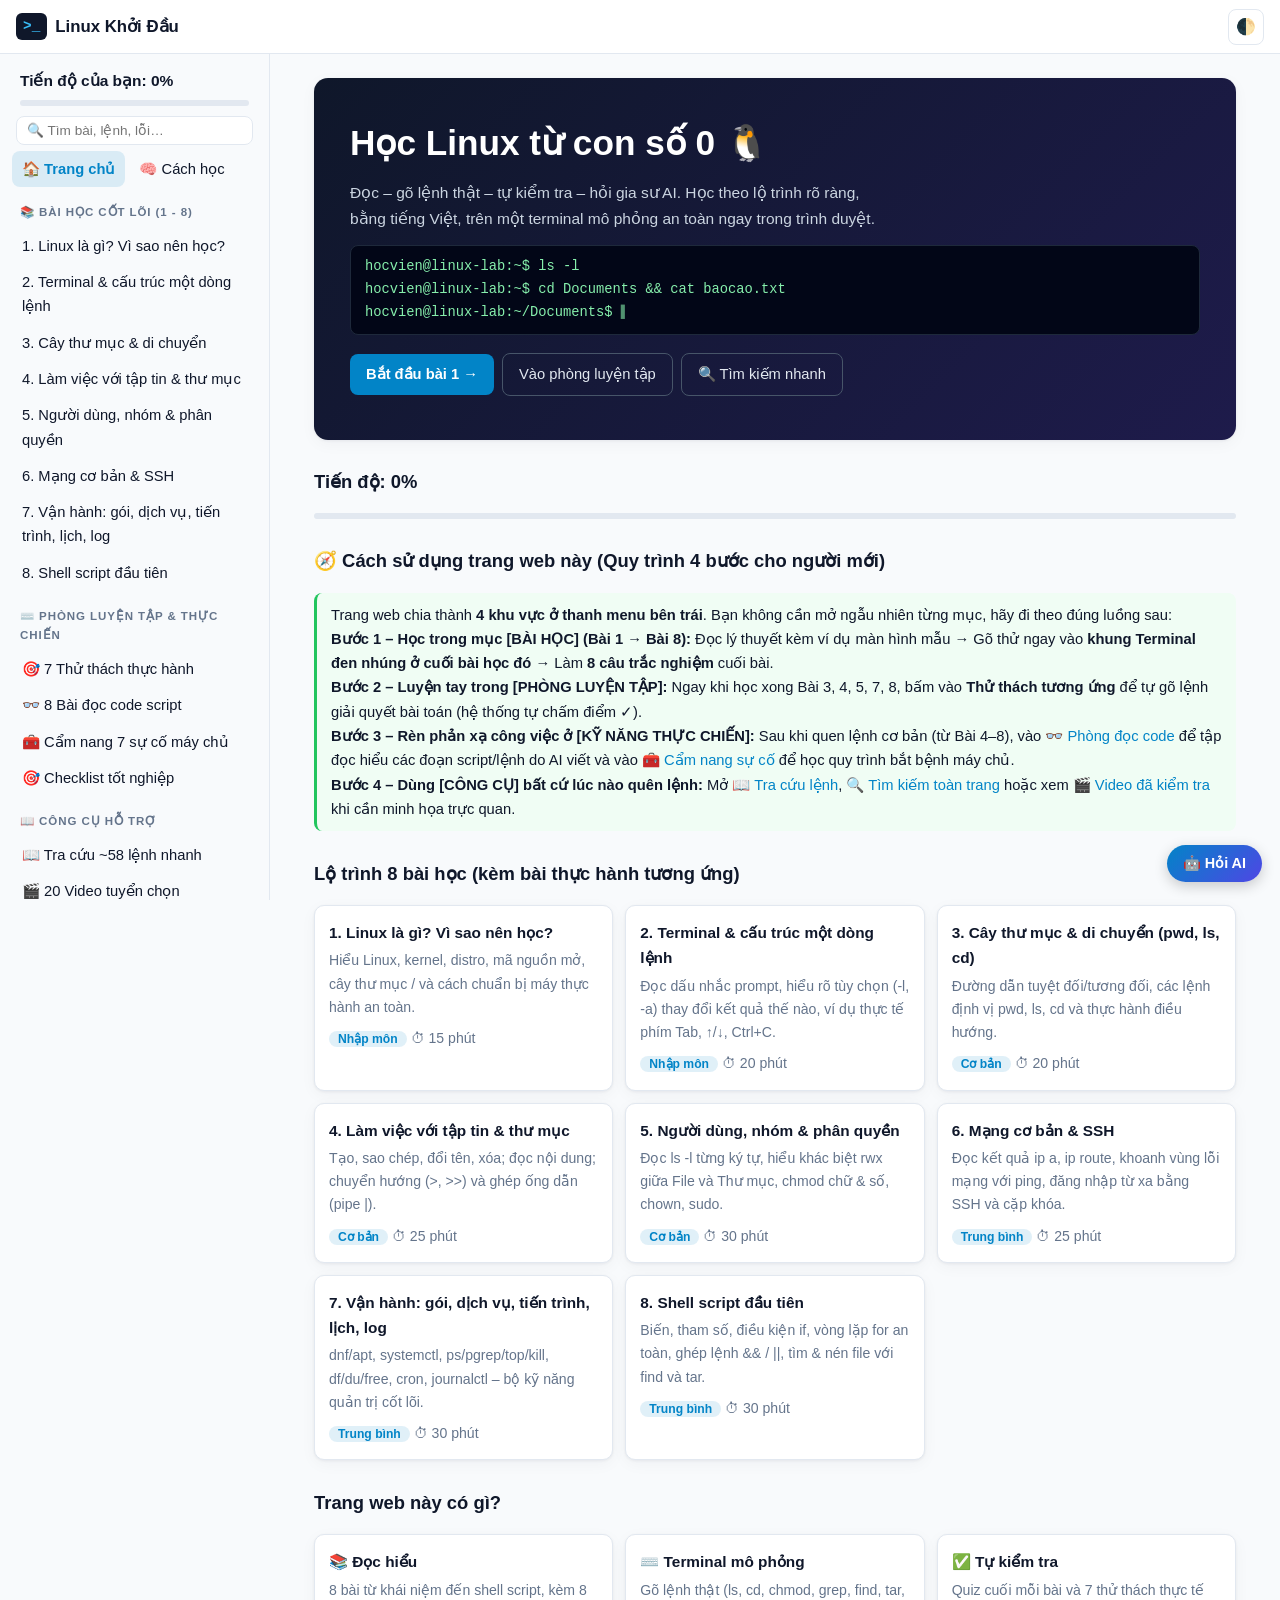
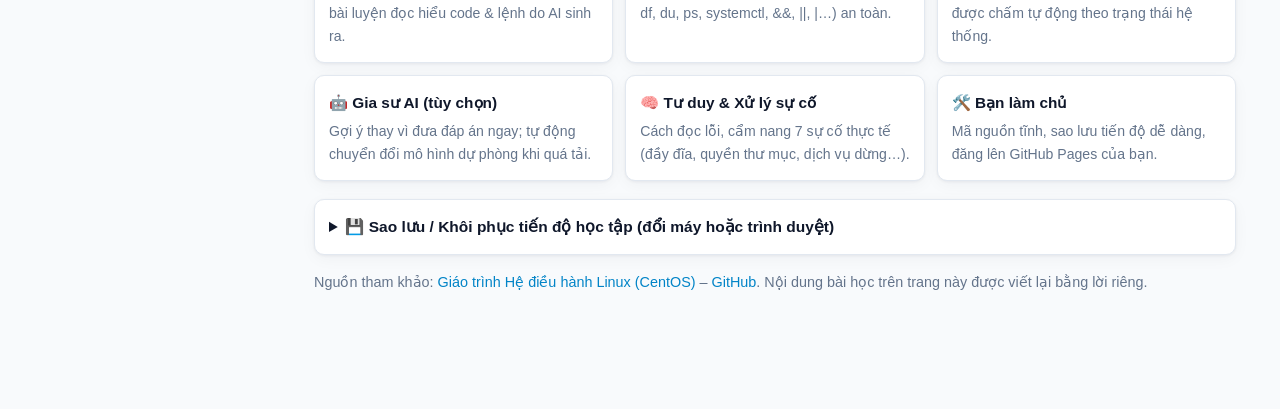
<file: index.html>
<!doctype html>
<html lang="vi">
<head>
  <meta charset="utf-8">
  <meta name="viewport" content="width=device-width, initial-scale=1">
  <title>Linux Khởi Đầu – Học Linux cho người mới</title>
  <meta name="description" content="Học Linux từ con số 0: bài học tiếng Việt, terminal giả lập an toàn, thử thách tự chấm, trợ lý AI tùy chọn.">
  <link rel="icon" href="data:image/svg+xml,%3Csvg xmlns='http://www.w3.org/2000/svg' viewBox='0 0 100 100'%3E%3Crect width='100' height='100' rx='20' fill='%230f172a'/%3E%3Cpath d='M22 30l24 20-24 20' stroke='%2322d3ee' stroke-width='9' fill='none' stroke-linecap='round' stroke-linejoin='round'/%3E%3Cpath d='M54 72h26' stroke='%2322d3ee' stroke-width='9' stroke-linecap='round'/%3E%3C/svg%3E">
  <link rel="stylesheet" href="css/style.css?v=2.2">
</head>
<body>
  <header class="topbar">
    <button id="menuBtn" class="icon-btn" aria-label="Mở menu">&#9776;</button>
    <a class="brand" href="#/"><span class="logo">&gt;_</span> Linux Khởi Đầu</a>
    <div class="spacer"></div>
    <button id="themeBtn" class="icon-btn" aria-label="Đổi giao diện sáng/tối" title="Đổi sáng/tối">&#127763;</button>
  </header>

  <div class="layout">
    <nav id="sidebar" class="sidebar" aria-label="Điều hướng"></nav>
    <main id="view" class="view" tabindex="-1"></main>
  </div>

  <button id="aiFab" class="ai-fab" title="Hỏi gia sư AI">&#129302; Hỏi AI</button>
  <aside id="aiPanel" class="ai-panel" hidden></aside>

  <script src="js/shell.js?v=2.2"></script>
  <script src="js/data.js?v=2.2"></script>
  <script src="js/lessons.js?v=2.2"></script>
  <script src="js/reading.js?v=2.2"></script>
  <script src="js/videos.js?v=2.2"></script>
  <script src="js/ai.js?v=2.2"></script>
  <script src="js/app.js?v=2.2"></script>
</body>
</html>
</file>
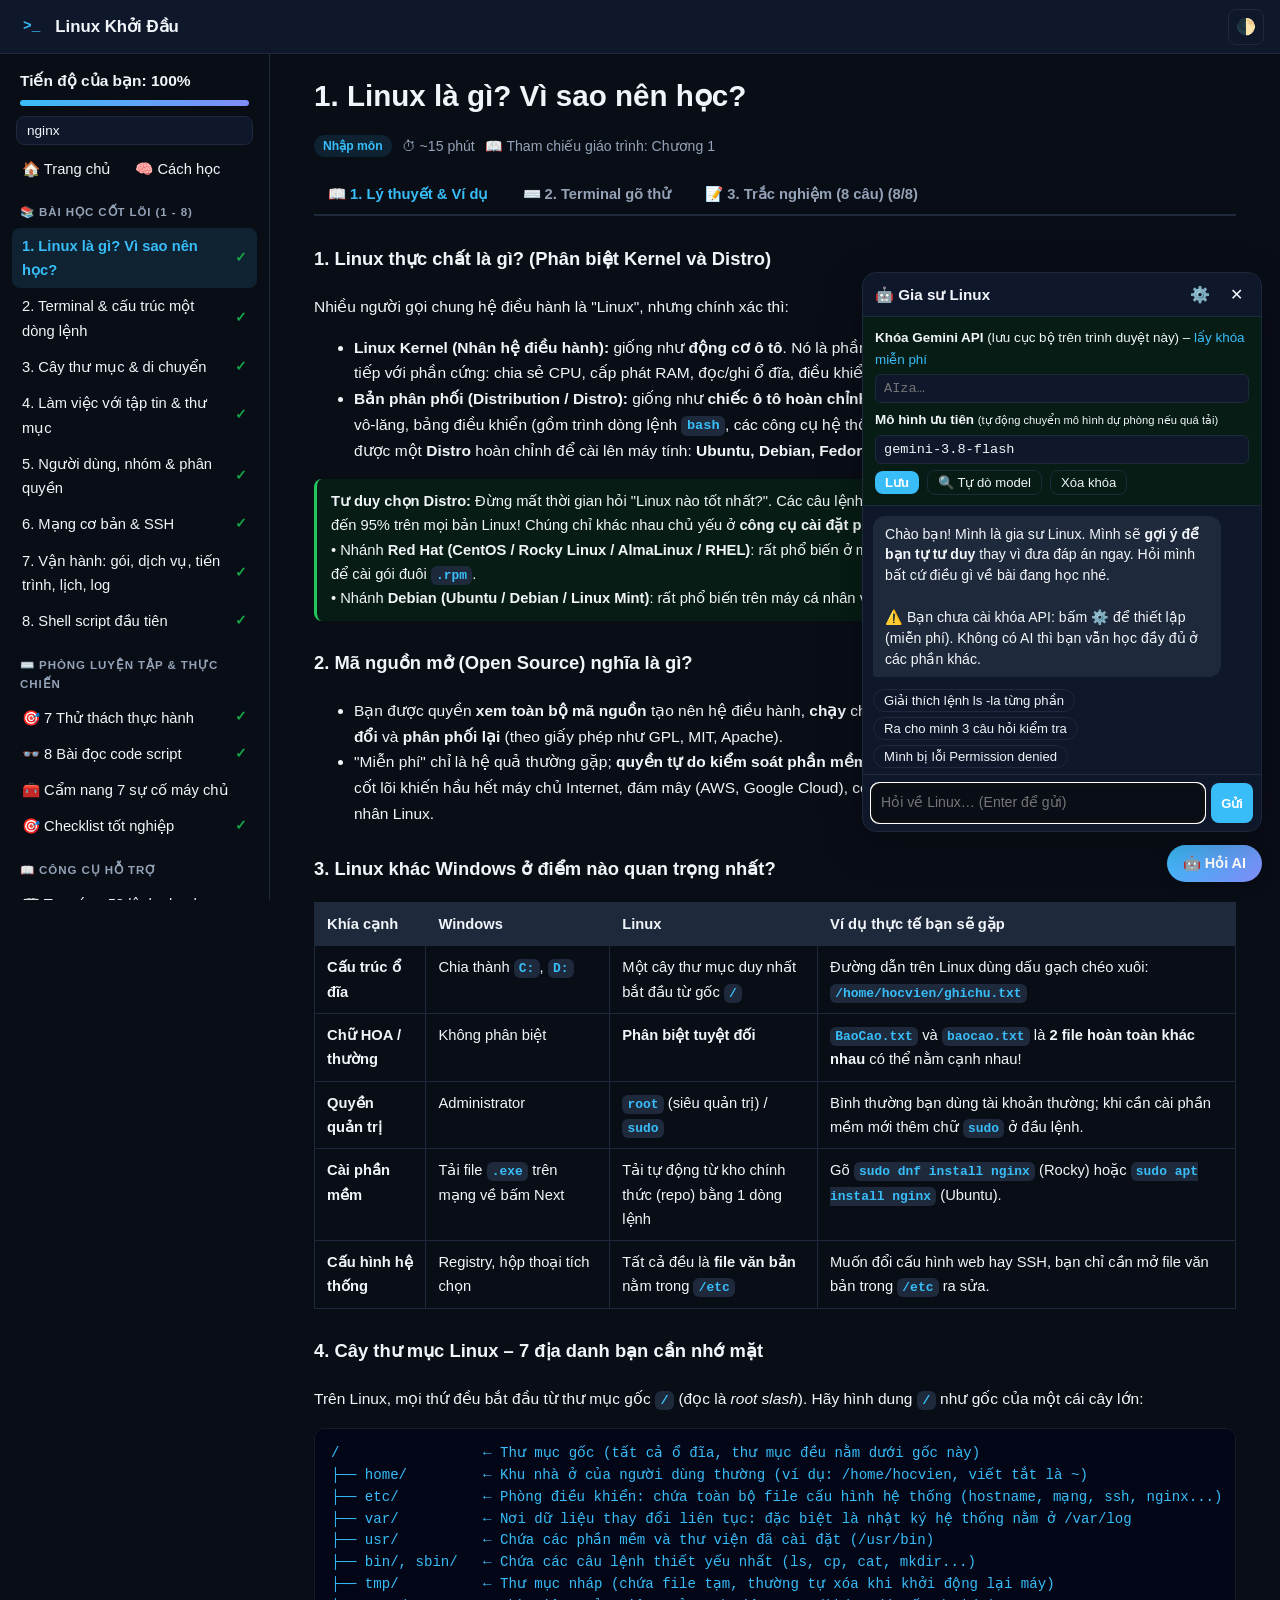
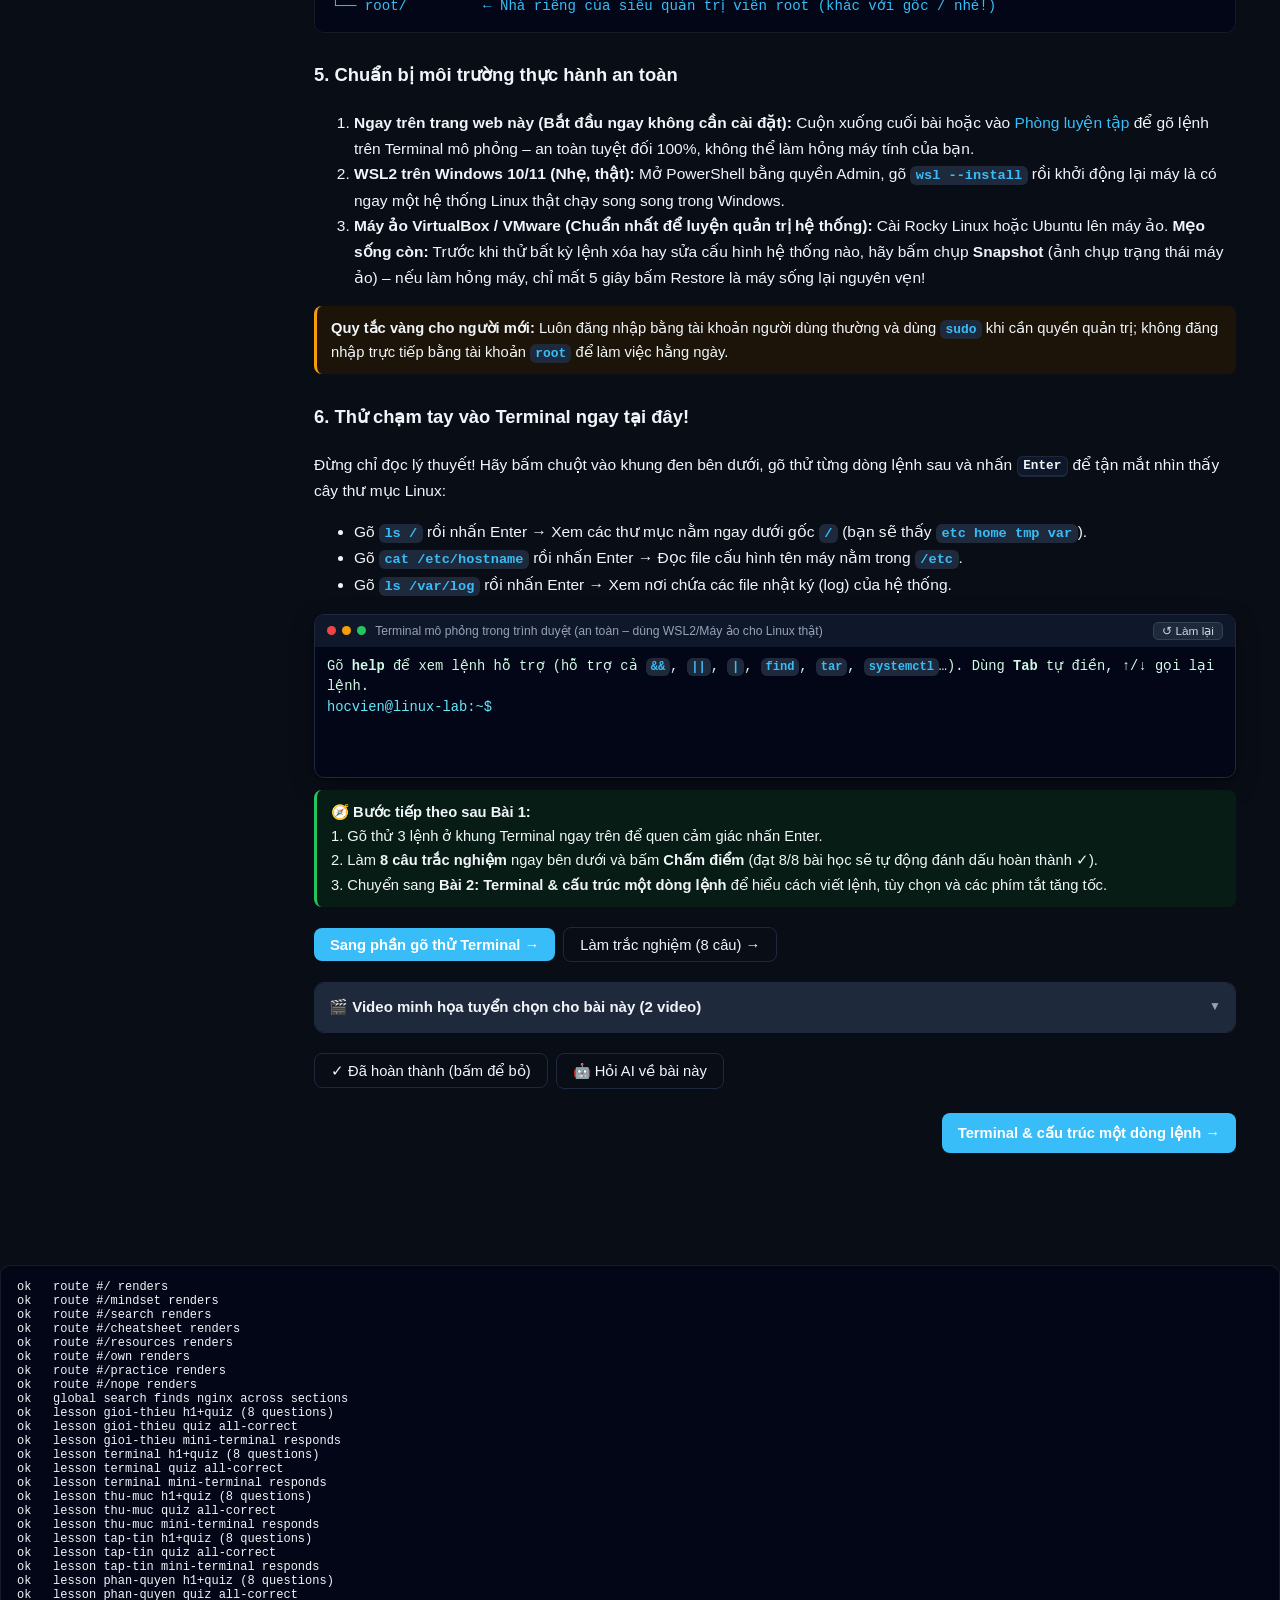
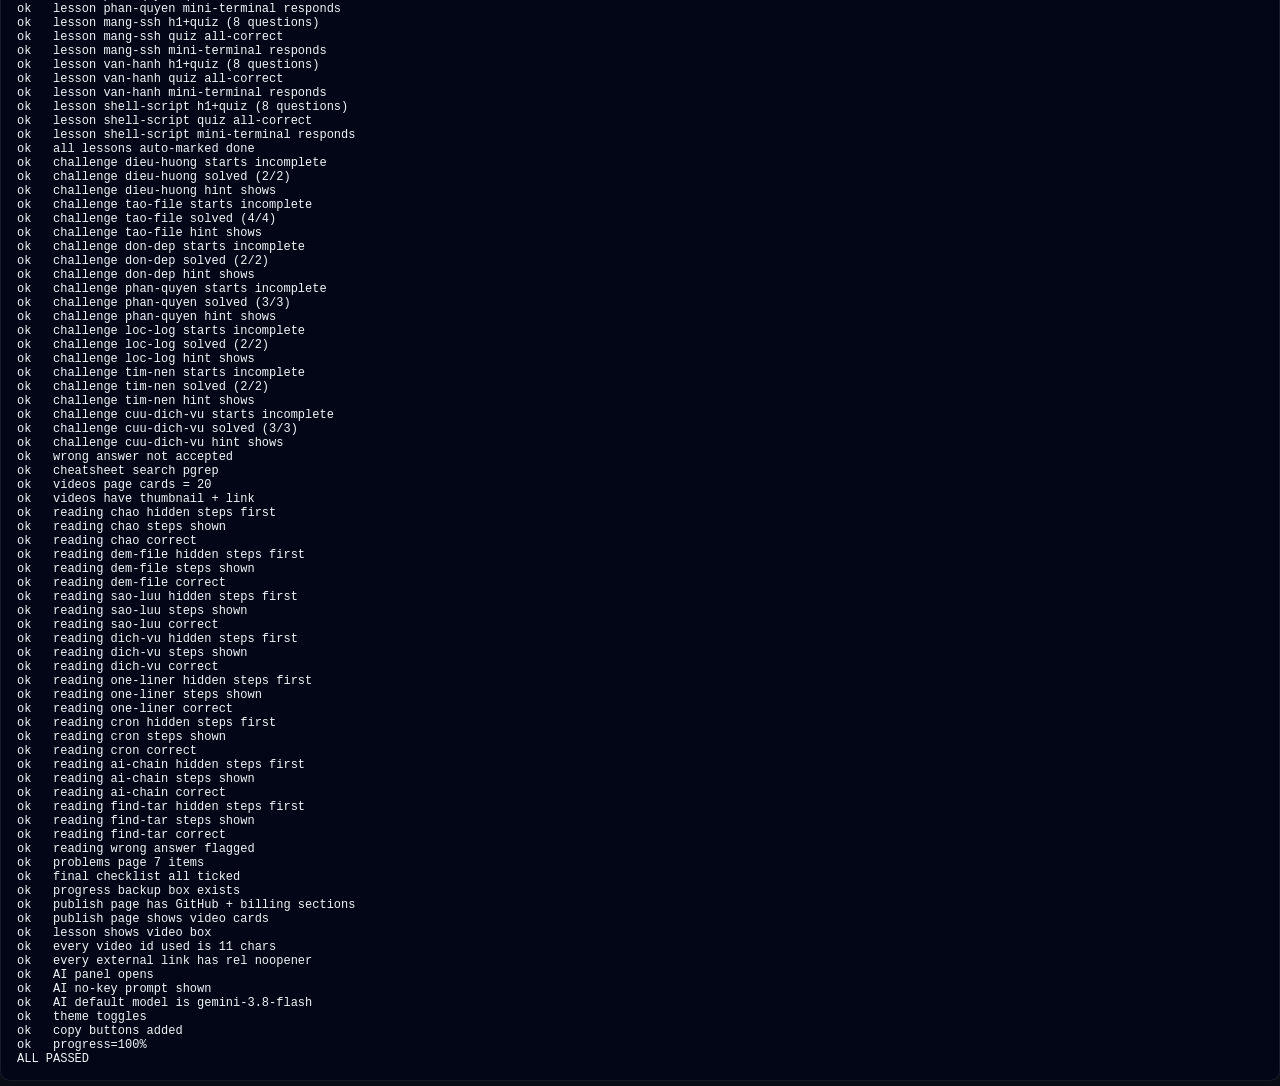
<file: tests/e2e.html>
<!doctype html>
<html lang="vi">
<head>
  <meta charset="utf-8">
  <meta name="viewport" content="width=device-width, initial-scale=1">
  <title>Linux Khởi Đầu – E2E Test</title>
  <link rel="stylesheet" href="../css/style.css">
</head>
<body>
  <header class="topbar">
    <button id="menuBtn" class="icon-btn" aria-label="Mở menu">&#9776;</button>
    <a class="brand" href="#/"><span class="logo">&gt;_</span> Linux Khởi Đầu</a>
    <div class="spacer"></div>
    <button id="themeBtn" class="icon-btn" aria-label="Đổi giao diện sáng/tối" title="Đổi sáng/tối">&#127763;</button>
  </header>

  <div class="layout">
    <nav id="sidebar" class="sidebar" aria-label="Điều hướng"></nav>
    <main id="view" class="view" tabindex="-1"></main>
  </div>

  <button id="aiFab" class="ai-fab" title="Hỏi gia sư AI">&#129302; Hỏi AI</button>
  <aside id="aiPanel" class="ai-panel" hidden></aside>

  <script src="../js/shell.js"></script>
  <script src="../js/data.js"></script>
  <script src="../js/lessons.js"></script>
  <script src="../js/reading.js"></script>
  <script src="../js/videos.js"></script>
  <script src="../js/ai.js"></script>
  <script src="../js/app.js"></script>
<pre id="rep" style="font:12px monospace"></pre>
<script>
var REP = document.getElementById('rep'); function L(s){ REP.textContent += s + '\n'; }
window.onerror = function(m, s, l, c){ L('JS ERROR: ' + m + ' @' + (s||'').split('/').pop() + ':' + l); };
function go(h){ location.hash = h; window.dispatchEvent(new Event('hashchange')); }
function typeCmd(c){ var i = document.querySelector('.term-line input'); i.value = c; i.dispatchEvent(new KeyboardEvent('keydown', {key:'Enter', bubbles:true})); }
var fails = 0; function T(n, ok){ if(!ok){ fails++; L('FAIL ' + n); } else L('ok   ' + n); }
try {
  localStorage.clear();
  ['#/', '#/mindset', '#/search', '#/cheatsheet', '#/resources', '#/own', '#/practice', '#/nope'].forEach(function(h){
    go(h); T('route ' + h + ' renders', document.getElementById('view').innerText.length > 10);
  });
  // global search
  go('#/search');
  var gs = document.getElementById('gSearchInp'); gs.value = 'nginx'; gs.dispatchEvent(new Event('input'));
  T('global search finds nginx across sections', document.getElementById('gSearchOut').innerText.indexOf('nginx') >= 0);

  // lessons
  LESSONS.forEach(function(l){
    go('#/lesson/' + l.id);
    var v = document.getElementById('view');
    T('lesson ' + l.id + ' h1+quiz (8 questions)', v.querySelector('h1') && l.quiz.length >= 8 && v.querySelectorAll('.qitem').length === l.quiz.length);
    l.quiz.forEach(function(q, qi){ var r = v.querySelector('input[name=q'+qi+'][value="'+q.a+'"]'); r.checked = true; });
    document.getElementById('gradeBtn').click();
    T('lesson ' + l.id + ' quiz all-correct', progressScore(l) === l.quiz.length);
    var mt = v.querySelectorAll('.mini-term');
    if (mt.length) { typeCmd('pwd'); T('lesson ' + l.id + ' mini-terminal responds', v.querySelector('.term-body').innerText.indexOf('/home/hocvien') >= 0); }
  });
  function progressScore(l){ return JSON.parse(localStorage.getItem('lh_progress')).quiz[l.id]; }
  T('all lessons auto-marked done', LESSONS.every(function(l){ return JSON.parse(localStorage.getItem('lh_progress')).lessons[l.id]; }));
  // challenges (all 7)
  var sol = {
    'dieu-huong': ['pwd','ls','cd Documents','cat baocao.txt'],
    'tao-file': ['mkdir linux-lab','cd linux-lab','echo hello > nhatky.txt','cp nhatky.txt backup.txt','mv nhatky.txt nhatky-cu.txt'],
    'don-dep': ['rmdir rac','rm -r rac'],
    'phan-quyen': ['ls -l','chmod u+x script.sh','chmod 600 bimat.txt','chmod 700 ho-so'],
    'loc-log': ['grep ERROR log.txt > loi.txt','grep ERROR log.txt | wc -l > dem.txt'],
    'tim-nen': ['find du-an -name "*.conf" > ds-conf.txt','tar -czf backup.tar.gz du-an'],
    'cuu-dich-vu': ['systemctl status nginx','journalctl -u nginx','sudo systemctl start nginx','systemctl is-active nginx > trang-thai.txt']
  };
  CHALLENGES.forEach(function(c){
    go('#/practice/' + c.id);
    var before = document.querySelectorAll('#tasks li.ok').length;
    T('challenge ' + c.id + ' starts incomplete', before < c.tasks.length);
    sol[c.id].forEach(typeCmd);
    var ok = document.querySelectorAll('#tasks li.ok').length;
    T('challenge ' + c.id + ' solved (' + ok + '/' + c.tasks.length + ')', ok === c.tasks.length && document.querySelector('#result .success'));
    document.getElementById('hintBtn').click(); T('challenge ' + c.id + ' hint shows', document.querySelectorAll('.hint-box').length >= 1);
  });
  go('#/practice/loc-log'); typeCmd('echo wrong > dem.txt'); T('wrong answer not accepted', !document.querySelector('#result .success'));
  // cheatsheet search
  go('#/cheatsheet'); var q = document.getElementById('q'); q.value = 'pgrep'; q.dispatchEvent(new Event('input'));
  T('cheatsheet search pgrep', document.querySelectorAll('#list .cmd-card').length >= 1);
  // videos
  go('#/videos'); T('videos page cards = ' + VIDEOS.length, document.querySelectorAll('#view .vid').length === VIDEOS.length);
  T('videos have thumbnail + link', Array.prototype.every.call(document.querySelectorAll('#view .vid'), function(a){ return /youtube\.com\/watch\?v=[\w-]{11}/.test(a.href) && a.querySelector('img'); }));
  // reading (all 8)
  READING.forEach(function(r){
    go('#/reading/' + r.id);
    T('reading ' + r.id + ' hidden steps first', document.getElementById('rvBox').hidden === true);
    document.getElementById('rvBtn').click(); T('reading ' + r.id + ' steps shown', !document.getElementById('rvBox').hidden && document.querySelectorAll('#rvBox tr').length === r.steps.length + 1);
    document.querySelector('input[name=rq][value="' + r.q.a + '"]').checked = true; document.getElementById('rqBtn').click();
    T('reading ' + r.id + ' correct', JSON.parse(localStorage.getItem('lh_progress')).reading[r.id] === true);
  });
  go('#/reading/chao'); document.querySelector('input[name=rq][value="0"]').checked = true; document.getElementById('rqBtn').click(); T('reading wrong answer flagged', document.getElementById('rq').classList.contains('wrong'));
  go('#/problems'); T('problems page ' + PLAYBOOK.length + ' items', document.querySelectorAll('#view details').length === PLAYBOOK.length);
  go('#/final'); document.querySelectorAll('#fl li').forEach(function(li){ li.click(); });
  T('final checklist all ticked', /Chúc mừng/.test(document.getElementById('fm').innerText));
  T('progress backup box exists', !!document.getElementById('progBox'));
  go('#/publish'); var pv = document.getElementById('view').innerText;
  T('publish page has GitHub + billing sections', /GitHub Pages/.test(pv) && /Set up billing/.test(pv) && /API key/.test(pv));
  T('publish page shows video cards', document.querySelectorAll('#view .vid').length >= 4);
  go('#/lesson/shell-script'); T('lesson shows video box', document.querySelectorAll('#view .vid').length >= 2);
  T('every video id used is 11 chars', VIDEOS.every(function(v){ return /^[\w-]{11}$/.test(v.id); }));
  T('every external link has rel noopener', Array.prototype.every.call(document.querySelectorAll('a[target=_blank]'), function(a){ return /noopener/.test(a.rel); }));
  // AI panel
  document.getElementById('aiFab').click(); T('AI panel opens', !document.getElementById('aiPanel').hidden && document.querySelectorAll('.msg').length >= 1);
  T('AI no-key prompt shown', document.getElementById('aiSet') && !document.getElementById('aiSet').hidden);
  T('AI default model is gemini-3.8-flash', document.getElementById('mInp').value === 'gemini-3.8-flash');
  // theme
  document.getElementById('themeBtn').click(); T('theme toggles', !!document.documentElement.getAttribute('data-theme'));
  // copy buttons
  go('#/lesson/gioi-thieu'); T('copy buttons added', document.querySelectorAll('pre .copy-btn').length > 0);
  T('progress=100%', /100%/.test(document.getElementById('sidebar').innerText));
} catch (e) { L('EXCEPTION ' + e.stack); fails++; }
L(fails ? fails + ' FAILED' : 'ALL PASSED');
</script>
</body>
</html>
</file>
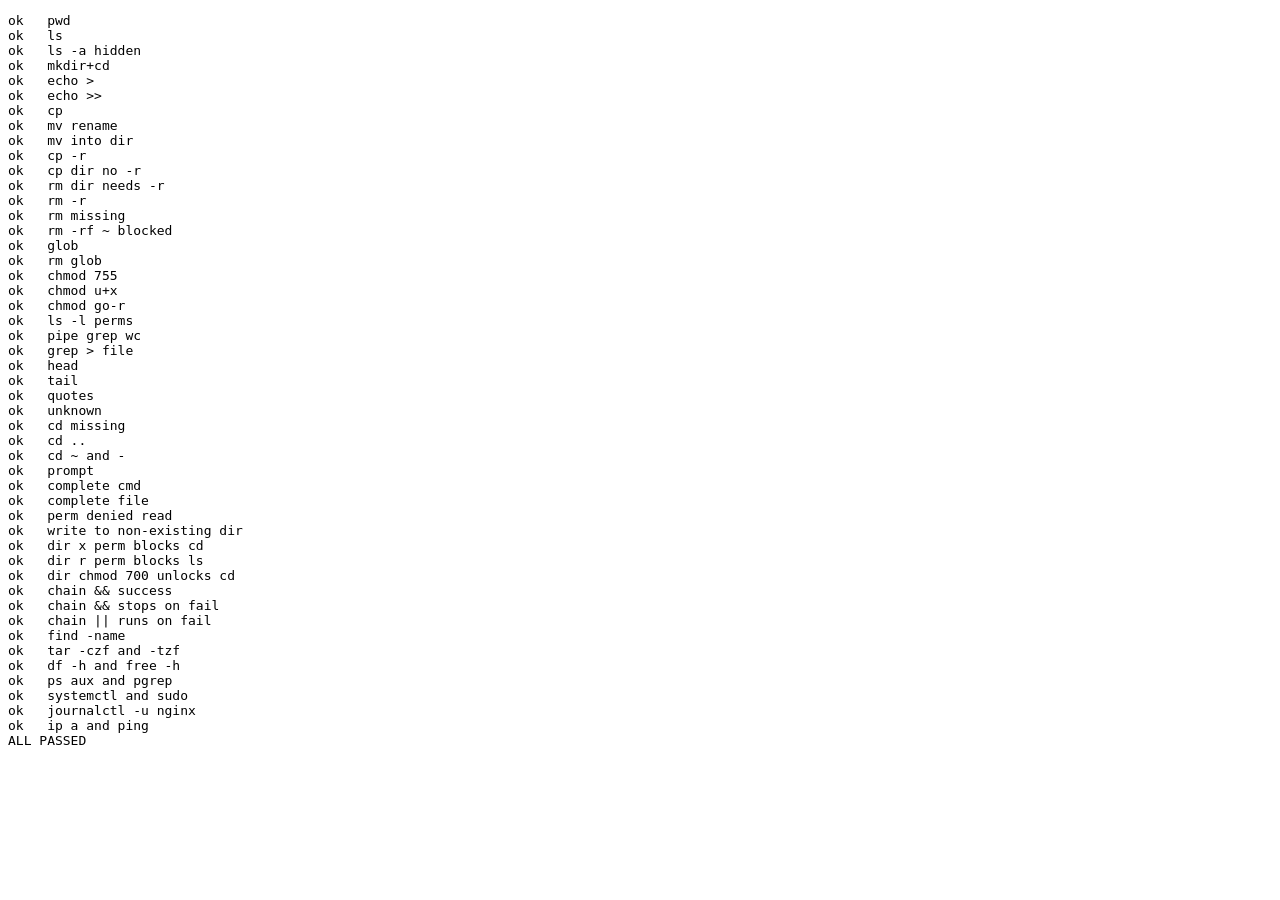
<file: tests/run.html>
<!doctype html><meta charset="utf-8"><pre id="out"></pre><script src="../js/shell.js"></script><script>
function LOG(){document.getElementById('out').textContent += Array.prototype.join.call(arguments,' ')+'\n';}
try{
const Shell = window.Shell;
let fails = 0;
function t(name, cond){ if(!cond){ fails++; LOG('FAIL', name);} else LOG('ok  ', name); }
const s = new Shell();
const r = (l)=>s.run(l);
t('pwd', r('pwd').out === '/home/hocvien\n');
t('ls', r('ls').out.includes('ghichu.txt') && !r('ls').out.includes('.cauhinh'));
t('ls -a hidden', r('ls -a').out.includes('.cauhinh'));
t('mkdir+cd', (r('mkdir linux-lab'), r('cd linux-lab'), s.cwd === '/home/hocvien/linux-lab'));
t('echo >', (r('echo hello > nhatky.txt'), s.readFile('nhatky.txt') === 'hello\n'));
t('echo >>', (r('echo world >> nhatky.txt'), s.readFile('nhatky.txt') === 'hello\nworld\n'));
t('cp', (r('cp nhatky.txt backup.txt'), s.readFile('backup.txt') === 'hello\nworld\n'));
t('mv rename', (r('mv nhatky.txt nhatky-cu.txt'), !s.exists('nhatky.txt') && s.exists('nhatky-cu.txt')));
t('mv into dir', (r('mkdir d'), r('mv backup.txt d'), s.exists('d/backup.txt')));
t('cp -r', (r('cp -r d d2'), s.exists('d2/backup.txt')));
t('cp dir no -r', r('cp d d3').err.includes('-r not specified'));
t('rm dir needs -r', r('rm d').err.includes('Is a directory'));
t('rm -r', (r('rm -r d d2'), !s.exists('d') && !s.exists('d2')));
t('rm missing', r('rm nope').err.includes('No such file'));
t('rm -rf ~ blocked', r('rm -rf ~').err.includes('dangerous') && s.exists('/home/hocvien/ghichu.txt'));
t('glob', (r('touch a1.txt a2.txt b.log'), r('ls a*.txt').out.trim() === 'a1.txt  a2.txt'));
t('rm glob', (r('rm a*.txt'), !s.exists('a1.txt')));
t('chmod 755', (r('touch x.sh'), r('chmod 755 x.sh'), s.node('x.sh').mode === 0o755));
t('chmod u+x', (r('touch y.sh'), r('chmod u+x y.sh'), s.node('y.sh').mode === 0o744));
t('chmod go-r', (r('chmod go-r y.sh'), s.node('y.sh').mode === 0o700));
t('ls -l perms', r('ls -l y.sh').out.startsWith('-rwx------'));
t('pipe grep wc', (r('echo ERROR a > l.txt'), r('echo ok >> l.txt'), r('echo ERROR b >> l.txt'), r('cat l.txt | grep ERROR | wc -l').out.trim() === '2'));
t('grep > file', (r('grep ERROR l.txt > loi.txt'), s.readFile('loi.txt') === 'ERROR a\nERROR b\n'));
t('head', r('head -n 1 l.txt').out === 'ERROR a\n');
t('tail', r('tail -n 1 l.txt').out === 'ERROR b\n');
t('quotes', (r('echo "a   b" > q.txt'), s.readFile('q.txt') === 'a   b\n'));
t('unknown', r('foo').err.includes('command not found'));
t('cd missing', r('cd zzz').err.includes('No such file'));
t('cd ..', (r('cd ..'), s.cwd === '/home/hocvien'));
t('cd ~ and -', (r('cd /tmp'), r('cd ~'), s.cwd === '/home/hocvien'));
t('prompt', s.prompt() === 'hocvien@linux-lab:~$ ');
t('complete cmd', s.complete('mkd').cands[0] === 'mkdir');
t('complete file', s.complete('cat gh').cands[0] === 'ghichu.txt');
t('perm denied read', (r('chmod 000 ghichu.txt'), r('cat ghichu.txt').err.includes('Permission denied')));
t('write to non-existing dir', r('echo a > nodir/x').err.includes('No such file'));
// New v2 tests
t('dir x perm blocks cd', (r('mkdir secret'), r('chmod 000 secret'), r('cd secret').err.includes('Permission denied')));
t('dir r perm blocks ls', r('ls secret').err.includes('Permission denied'));
t('dir chmod 700 unlocks cd', (r('chmod 700 secret'), r('cd secret'), s.cwd === '/home/hocvien/secret', r('cd ..')));
t('chain && success', (r('mkdir cdir && touch cdir/ok.txt'), s.exists('cdir/ok.txt')));
t('chain && stops on fail', (r('cd nonexist && touch cdir/bad.txt'), !s.exists('cdir/bad.txt')));
t('chain || runs on fail', r('cd nonexist || echo fallback').out.includes('fallback'));
t('find -name', r('find . -name "*.txt"').out.includes('ghichu.txt'));
t('tar -czf and -tzf', (r('tar -czf pack.tar.gz Documents'), s.exists('pack.tar.gz') && r('tar -tzf pack.tar.gz').out.includes('baocao.txt')));
t('df -h and free -h', r('df -h').out.includes('Filesystem') && r('free -h').out.includes('Mem:'));
t('ps aux and pgrep', r('ps aux').out.includes('sshd') && r('pgrep -c nginx').out.trim() === '2');
t('systemctl and sudo', r('systemctl stop nginx').err.includes('Permission denied') && (r('sudo systemctl stop nginx'), r('systemctl is-active nginx').out.trim() === 'inactive') && (r('sudo systemctl start nginx'), r('systemctl is-active nginx').out.trim() === 'active'));
t('journalctl -u nginx', r('journalctl -u nginx').out.includes('nginx'));
t('ip a and ping', r('ip a').out.includes('192.168.1.50') && r('ping -c 2 8.8.8.8').out.includes('bytes from'));
LOG(fails ? fails + ' FAILED' : 'ALL PASSED');
}catch(e){LOG('EXCEPTION',e.stack);}
</script>
</file>
<file: css/style.css>
:root {
  --bg: #f8fafc; --panel: #ffffff; --text: #0f172a; --muted: #64748b; --line: #e2e8f0;
  --brand: #0284c7; --brand-2: #4f46e5; --ok: #16a34a; --bad: #dc2626; --warn-bg: #fffbeb; --warn-line: #f59e0b;
  --tip-bg: #f0fdf4; --tip-line: #22c55e; --code-bg: #0f172a; --code-text: #f1f5f9; --inline-code: #f1f5f9;
  --shadow: 0 1px 3px rgba(15, 23, 42, .06), 0 4px 16px rgba(15, 23, 42, .04);
}
[data-theme="dark"] {
  --bg: #090d16; --panel: #0f172a; --text: #f1f5f9; --muted: #94a3b8; --line: #1e293b;
  --brand: #38bdf8; --brand-2: #818cf8; --warn-bg: #1c1408; --tip-bg: #061c14; --code-bg: #020617; --inline-code: #1e293b;
  --shadow: 0 1px 3px rgba(0, 0, 0, .4), 0 8px 24px rgba(0, 0, 0, .3);
}
* { box-sizing: border-box; }
html { scroll-behavior: smooth; }
body { margin: 0; background: var(--bg); color: var(--text); font: 15.5px/1.65 -apple-system, BlinkMacSystemFont, "Segoe UI", Roboto, Helvetica, Arial, sans-serif; }
a { color: var(--brand); text-decoration: none; }
a:hover { text-decoration: underline; }
code, kbd, pre, .term { font-family: "Cascadia Code", Consolas, "SFMono-Regular", Menlo, monospace; }
code { background: var(--inline-code); color: #0284c7; padding: .15em .4em; border-radius: 6px; font-size: .88em; font-weight: 600; }
[data-theme="dark"] code { color: #38bdf8; }
kbd { background: var(--panel); border: 1px solid var(--line); border-bottom-width: 2px; border-radius: 6px; padding: .1em .45em; font-size: .82em; font-weight: 600; box-shadow: 0 1px 1px rgba(0,0,0,.08); }
pre { position: relative; background: var(--code-bg); color: var(--code-text); padding: 14px 16px; border-radius: 10px; overflow-x: auto; line-height: 1.55; font-size: .88rem; border: 1px solid rgba(255,255,255,.08); margin: 12px 0; }
pre code { background: none; padding: 0; color: inherit; font-size: inherit; font-weight: 400; }
.copy-btn { position: absolute; top: 6px; right: 6px; background: #1e293b; color: #cbd5e1; border: 1px solid #334155; border-radius: 6px; font-size: 11px; padding: 3px 8px; cursor: pointer; opacity: 0; transition: opacity .15s; }
pre:hover .copy-btn, .copy-btn:focus { opacity: 1; }
table { border-collapse: collapse; width: 100%; margin: 14px 0; font-size: .92rem; display: block; overflow-x: auto; }
th, td { border: 1px solid var(--line); padding: 9px 12px; text-align: left; vertical-align: top; }
th { background: var(--inline-code); font-weight: 600; }

.topbar { position: sticky; top: 0; z-index: 30; height: 54px; display: flex; align-items: center; gap: 10px; padding: 0 16px; background: var(--panel); border-bottom: 1px solid var(--line); }
.brand { font-weight: 700; font-size: 1.05rem; color: var(--text); text-decoration: none; display: flex; align-items: center; gap: 8px; }
.logo { background: #0f172a; color: #38bdf8; padding: 2px 7px; border-radius: 6px; font-family: Consolas, monospace; font-weight: 700; font-size: .9rem; }
.spacer { flex: 1; }
.icon-btn { background: none; border: 1px solid var(--line); color: var(--text); border-radius: 8px; width: 36px; height: 36px; cursor: pointer; font-size: 1rem; display: flex; align-items: center; justify-content: center; }
#menuBtn { display: none; }

.layout { display: flex; max-width: 1280px; margin: 0 auto; }
.sidebar { width: 270px; flex-shrink: 0; position: sticky; top: 54px; height: calc(100vh - 54px); overflow-y: auto; padding: 14px 12px 60px; border-right: 1px solid var(--line); }
.sidebar h4 { margin: 16px 8px 6px; font-size: .72rem; letter-spacing: .08em; text-transform: uppercase; color: var(--muted); font-weight: 700; }
.sidebar a { display: flex; align-items: center; gap: 8px; padding: 6px 10px; border-radius: 8px; color: var(--text); text-decoration: none; font-size: .92rem; transition: background .12s; }
.sidebar a:hover { background: var(--inline-code); text-decoration: none; }
.sidebar a.active { background: color-mix(in srgb, var(--brand) 12%, transparent); color: var(--brand); font-weight: 600; }
.sidebar .tick { margin-left: auto; color: var(--ok); font-weight: 700; font-size: .85rem; }
.pbar { height: 6px; background: var(--line); border-radius: 99px; overflow: hidden; margin: 6px 8px 0; }
.pbar > i { display: block; height: 100%; background: linear-gradient(90deg, var(--brand), var(--brand-2)); transition: width .4s; }

.view { flex: 1; min-width: 0; padding: 24px clamp(16px, 3.5vw, 44px) 100px; outline: none; }
.view > h1 { margin-top: 0; line-height: 1.25; font-size: clamp(1.4rem, 2.8vw, 1.85rem); }
.view h3 { margin-top: 1.5em; margin-bottom: .6em; padding-bottom: 4px; font-size: 1.15rem; }
.meta { color: var(--muted); font-size: .88rem; margin-bottom: 16px; display: flex; gap: 10px; flex-wrap: wrap; align-items: center; }
.badge { background: color-mix(in srgb, var(--brand) 12%, transparent); color: var(--brand); border-radius: 99px; padding: 1px 9px; font-size: .76rem; font-weight: 600; }

.tip, .warn { padding: 10px 14px; border-radius: 8px; margin: 12px 0; border-left: 3px solid; font-size: .92rem; }
.tip { background: var(--tip-bg); border-color: var(--tip-line); }
.warn { background: var(--warn-bg); border-color: var(--warn-line); }

.hero { background: linear-gradient(135deg, #0f172a, #1e1b4b); color: #e2e8f0; border-radius: 14px; padding: clamp(20px, 3.5vw, 36px); box-shadow: var(--shadow); }
.hero h1 { margin: 0 0 8px; font-size: clamp(1.6rem, 3.5vw, 2.2rem); color: #fff; }
.hero p { max-width: 62ch; color: #cbd5e1; margin: 6px 0; }
.hero .term-demo { margin-top: 14px; background: #020617; border: 1px solid #1e293b; border-radius: 8px; padding: 10px 14px; font-family: Consolas, monospace; font-size: .86rem; color: #86efac; overflow-x: auto; white-space: pre; }
.btn { display: inline-flex; align-items: center; justify-content: center; gap: 6px; background: var(--brand); color: #fff; border: 0; border-radius: 8px; padding: 8px 16px; font-weight: 600; cursor: pointer; text-decoration: none; font-size: .92rem; transition: opacity .15s; }
.btn:hover { opacity: .9; text-decoration: none; }
.btn.alt { background: transparent; border: 1px solid var(--line); color: var(--text); font-weight: 500; }
.btn.alt:hover { background: var(--inline-code); }
.btn.small { padding: 4px 10px; font-size: .82rem; }
.btn:disabled { opacity: .45; cursor: not-allowed; }
.grid { display: grid; gap: 12px; grid-template-columns: repeat(auto-fill, minmax(240px, 1fr)); margin: 12px 0; }
.card { background: var(--panel); border: 1px solid var(--line); border-radius: 10px; padding: 14px; box-shadow: var(--shadow); text-decoration: none; color: var(--text); display: block; transition: border-color .15s, transform .12s; }
a.card:hover { transform: translateY(-1px); border-color: var(--brand); text-decoration: none; }
.card h4 { margin: 0 0 4px; font-size: .96rem; }
.card p { margin: 0; color: var(--muted); font-size: .88rem; }
.card .done { color: var(--ok); font-weight: 700; }

/* Tabs điều hướng bài học (Lý thuyết / Thực hành / Trắc nghiệm) */
.lesson-nav-tabs { display: flex; gap: 6px; border-bottom: 2px solid var(--line); margin: 16px 0 20px; padding: 0; overflow-x: auto; }
.lesson-tab-btn { background: none; border: 0; border-bottom: 2px solid transparent; margin-bottom: -2px; padding: 8px 14px; font: inherit; font-size: .92rem; font-weight: 600; color: var(--muted); cursor: pointer; white-space: nowrap; border-radius: 6px 6px 0 0; transition: all .15s; }
.lesson-tab-btn:hover { color: var(--brand); background: var(--inline-code); }
.lesson-tab-btn.active { color: var(--brand); border-bottom-color: var(--brand); }
.lesson-tab-panel { display: block; }
.lesson-tab-panel[hidden] { display: none; }

/* Accordion thu gọn / mở rộng chi tiết */
details.sec-fold { background: var(--panel); border: 1px solid var(--line); border-radius: 10px; margin: 12px 0; overflow: hidden; transition: border-color .15s; }
details.sec-fold[open] { border-color: color-mix(in srgb, var(--brand) 40%, var(--line)); }
details.sec-fold > summary { padding: 12px 14px; cursor: pointer; font-weight: 600; font-size: .94rem; background: var(--inline-code); list-style: none; display: flex; align-items: center; justify-content: space-between; user-select: none; }
details.sec-fold > summary::-webkit-details-marker { display: none; }
details.sec-fold > summary::after { content: "▼"; font-size: .75rem; color: var(--muted); transition: transform .2s; }
details.sec-fold[open] > summary::after { transform: rotate(180deg); }
.sec-content { padding: 14px; border-top: 1px solid var(--line); }

/* Bố cục chia đôi màn hình (Split screen) cho thực hành */
.split-lab { display: grid; grid-template-columns: 1fr 1.15fr; gap: 16px; align-items: start; margin: 14px 0; }
@media (max-width: 900px) { .split-lab { grid-template-columns: 1fr; } }
.lab-guide { background: var(--panel); border: 1px solid var(--line); border-radius: 10px; padding: 14px; font-size: .9rem; }
.lab-guide h4 { margin-top: 0; }

/* Terminal */
.term { background: #020617; color: #d1fae5; border-radius: 10px; border: 1px solid #1e293b; overflow: hidden; margin: 10px 0; box-shadow: var(--shadow); }
.term-head { display: flex; align-items: center; gap: 6px; padding: 6px 12px; background: #0f172a; font-size: .76rem; color: #94a3b8; font-family: "Segoe UI", sans-serif; }
.term-head i { width: 9px; height: 9px; border-radius: 50%; display: inline-block; }
.term-head .sp { flex: 1; }
.term-head button { background: #1e293b; border: 1px solid #334155; color: #cbd5e1; border-radius: 5px; padding: 1px 8px; cursor: pointer; font-size: .74rem; }
.term-body { padding: 10px 12px; max-height: 320px; min-height: 130px; overflow-y: auto; font-size: .86rem; line-height: 1.45; cursor: text; }
.term-body .ln { white-space: pre-wrap; word-break: break-word; }
.term-body .err { color: #fca5a5; }
.term-body .pr { color: #67e8f9; }
.term-line { display: flex; align-items: center; gap: 0; }
.term-line .pr { color: #67e8f9; white-space: pre; }
.term-line input { flex: 1; min-width: 40px; background: transparent; border: 0; outline: 0; color: #f8fafc; font: inherit; caret-color: #22d3ee; }

/* Practice */
.task-list { list-style: none; padding: 0; margin: 8px 0; }
.task-list li { padding: 5px 0; display: flex; gap: 8px; align-items: flex-start; font-size: .92rem; }
.task-list .st { width: 20px; height: 20px; border-radius: 50%; border: 2px solid var(--line); flex: none; text-align: center; line-height: 16px; font-size: 12px; font-weight: 700; }
.task-list li.ok .st { background: var(--ok); border-color: var(--ok); color: #fff; }
.task-list li.ok { color: var(--ok); font-weight: 500; }
.hint-box { background: var(--tip-bg); border-left: 3px solid var(--tip-line); padding: 8px 12px; border-radius: 6px; margin: 8px 0; font-size: .9rem; }
.success { background: color-mix(in srgb, var(--ok) 12%, var(--panel)); border: 1px solid var(--ok); border-radius: 10px; padding: 10px 14px; margin: 10px 0; font-size: .92rem; }
.row { display: flex; gap: 8px; flex-wrap: wrap; align-items: center; margin: 8px 0; }

/* Quiz */
.quiz { background: var(--panel); border: 1px solid var(--line); border-radius: 10px; padding: 4px 16px 16px; margin-top: 14px; }
.qitem { margin: 14px 0; padding-bottom: 12px; border-bottom: 1px dashed var(--line); }
.qitem:last-child { border-bottom: 0; }
.qitem b { font-size: .94rem; line-height: 1.4; display: block; margin-bottom: 6px; }
.qitem label { display: block; padding: 6px 10px; border: 1px solid var(--line); border-radius: 6px; margin: 5px 0; cursor: pointer; font-size: .88rem; transition: border-color .12s; }
.qitem label:hover { border-color: var(--brand); }
.qitem.right label.sel { border-color: var(--ok); background: color-mix(in srgb, var(--ok) 12%, transparent); font-weight: 600; }
.qitem.wrong label.sel { border-color: var(--bad); background: color-mix(in srgb, var(--bad) 12%, transparent); }
.qitem .why { font-size: .86rem; color: var(--muted); margin-top: 6px; padding: 6px 10px; background: var(--inline-code); border-radius: 6px; }
.pager { display: flex; justify-content: space-between; gap: 10px; margin-top: 24px; flex-wrap: wrap; }

/* Cheatsheet */
.search { width: 100%; padding: 9px 12px; border-radius: 8px; border: 1px solid var(--line); background: var(--panel); color: var(--text); font-size: .94rem; }
.chips { display: flex; gap: 6px; flex-wrap: wrap; margin: 8px 0; }
.chip { border: 1px solid var(--line); background: var(--panel); color: var(--text); border-radius: 99px; padding: 3px 10px; cursor: pointer; font-size: .82rem; }
.chip.on { background: var(--brand); color: #fff; border-color: var(--brand); font-weight: 600; }
.cmd-card pre { margin: 6px 0 0; padding: 6px 10px; font-size: .82rem; }
.cmd-card h4 code { font-size: 1rem; background: color-mix(in srgb, var(--brand) 12%, transparent); color: var(--brand); }

/* AI */
.ai-fab { position: fixed; right: 18px; bottom: 18px; z-index: 40; background: linear-gradient(135deg, var(--brand), var(--brand-2)); color: #fff; border: 0; border-radius: 99px; padding: 10px 16px; font-weight: 600; cursor: pointer; box-shadow: 0 4px 14px rgba(0,0,0,.2); font-size: .9rem; }
.ai-panel { position: fixed; right: 18px; bottom: 68px; z-index: 40; width: min(400px, calc(100vw - 24px)); height: min(560px, calc(100vh - 90px)); background: var(--panel); border: 1px solid var(--line); border-radius: 14px; box-shadow: 0 12px 40px rgba(0, 0, 0, .25); display: flex; flex-direction: column; overflow: hidden; }
.ai-panel[hidden] { display: none; }
.ai-head { display: flex; align-items: center; gap: 8px; padding: 9px 12px; border-bottom: 1px solid var(--line); font-weight: 700; font-size: .95rem; }
.ai-head .sp { flex: 1; }
.ai-head button { background: none; border: 0; cursor: pointer; font-size: 1rem; color: var(--text); }
.ai-msgs { flex: 1; overflow-y: auto; padding: 10px; display: flex; flex-direction: column; gap: 8px; }
.msg { padding: 8px 12px; border-radius: 12px; max-width: 92%; font-size: .88rem; line-height: 1.48; word-break: break-word; }
.msg.user { align-self: flex-end; background: var(--brand); color: #fff; border-bottom-right-radius: 3px; }
.msg.bot { align-self: flex-start; background: var(--inline-code); border-bottom-left-radius: 3px; }
.msg.bot pre { font-size: .8rem; padding: 6px 8px; margin: 4px 0; }
.ai-chips { padding: 0 10px 6px; display: flex; gap: 5px; flex-wrap: wrap; }
.ai-form { display: flex; gap: 6px; padding: 8px; border-top: 1px solid var(--line); }
.ai-form textarea { flex: 1; resize: none; height: 40px; border-radius: 8px; border: 1px solid var(--line); background: var(--bg); color: var(--text); padding: 7px 9px; font: inherit; font-size: .88rem; }
.ai-settings { padding: 10px 12px; border-bottom: 1px solid var(--line); font-size: .84rem; background: var(--tip-bg); }
.ai-settings input { width: 100%; padding: 6px 8px; border-radius: 6px; border: 1px solid var(--line); background: var(--panel); color: var(--text); margin: 3px 0 6px; font-family: monospace; font-size: .85rem; }

@media (max-width: 860px) {
  #menuBtn { display: flex; }
  .sidebar { position: fixed; top: 54px; left: 0; z-index: 25; background: var(--panel); transform: translateX(-100%); transition: transform .2s; height: calc(100vh - 54px); box-shadow: var(--shadow); }
  .sidebar.open { transform: none; }
}
@media print { .topbar, .sidebar, .ai-fab, .ai-panel, .term, .lesson-nav-tabs { display: none !important; } }

.vid img { width: 100%; aspect-ratio: 16/9; object-fit: cover; border-radius: 6px; margin-bottom: 6px; background: var(--line); }
details.card summary { list-style-position: inside; }
.view h2 { margin-top: 1.6em; }
</file>
